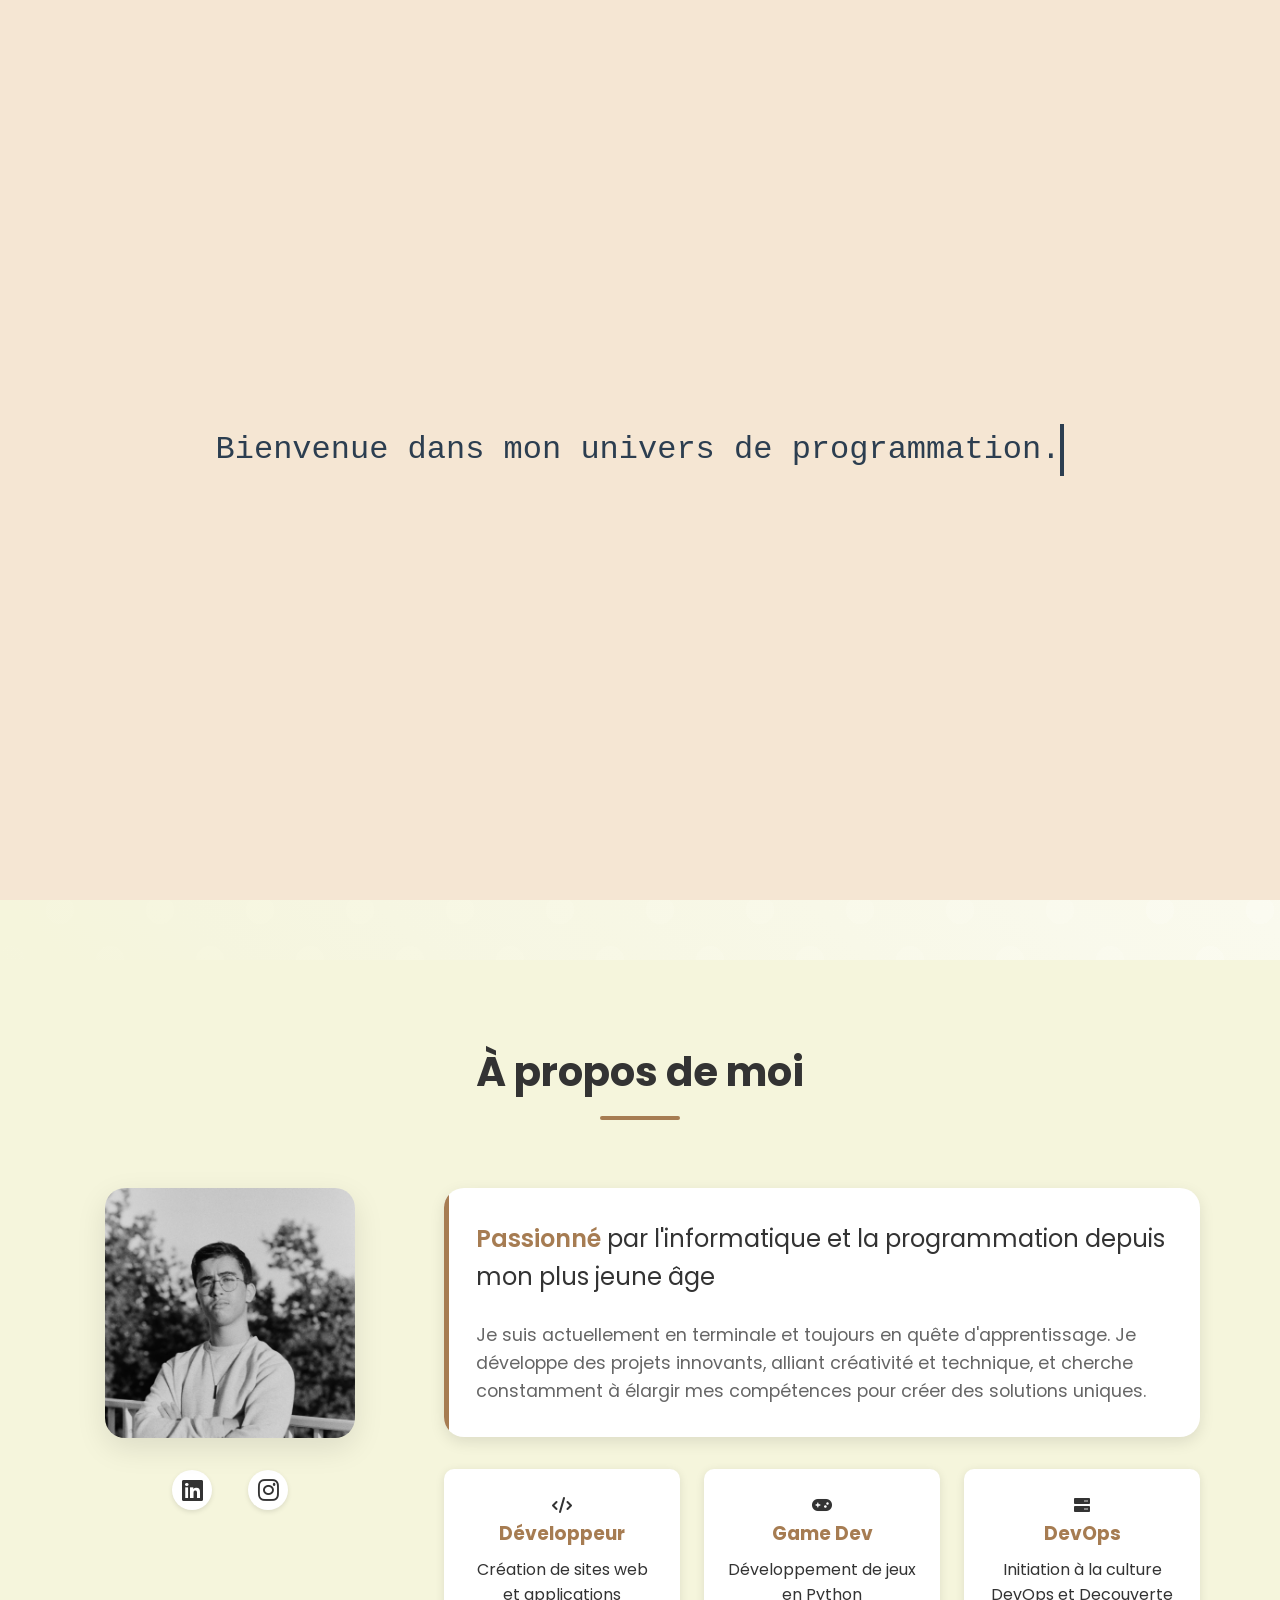
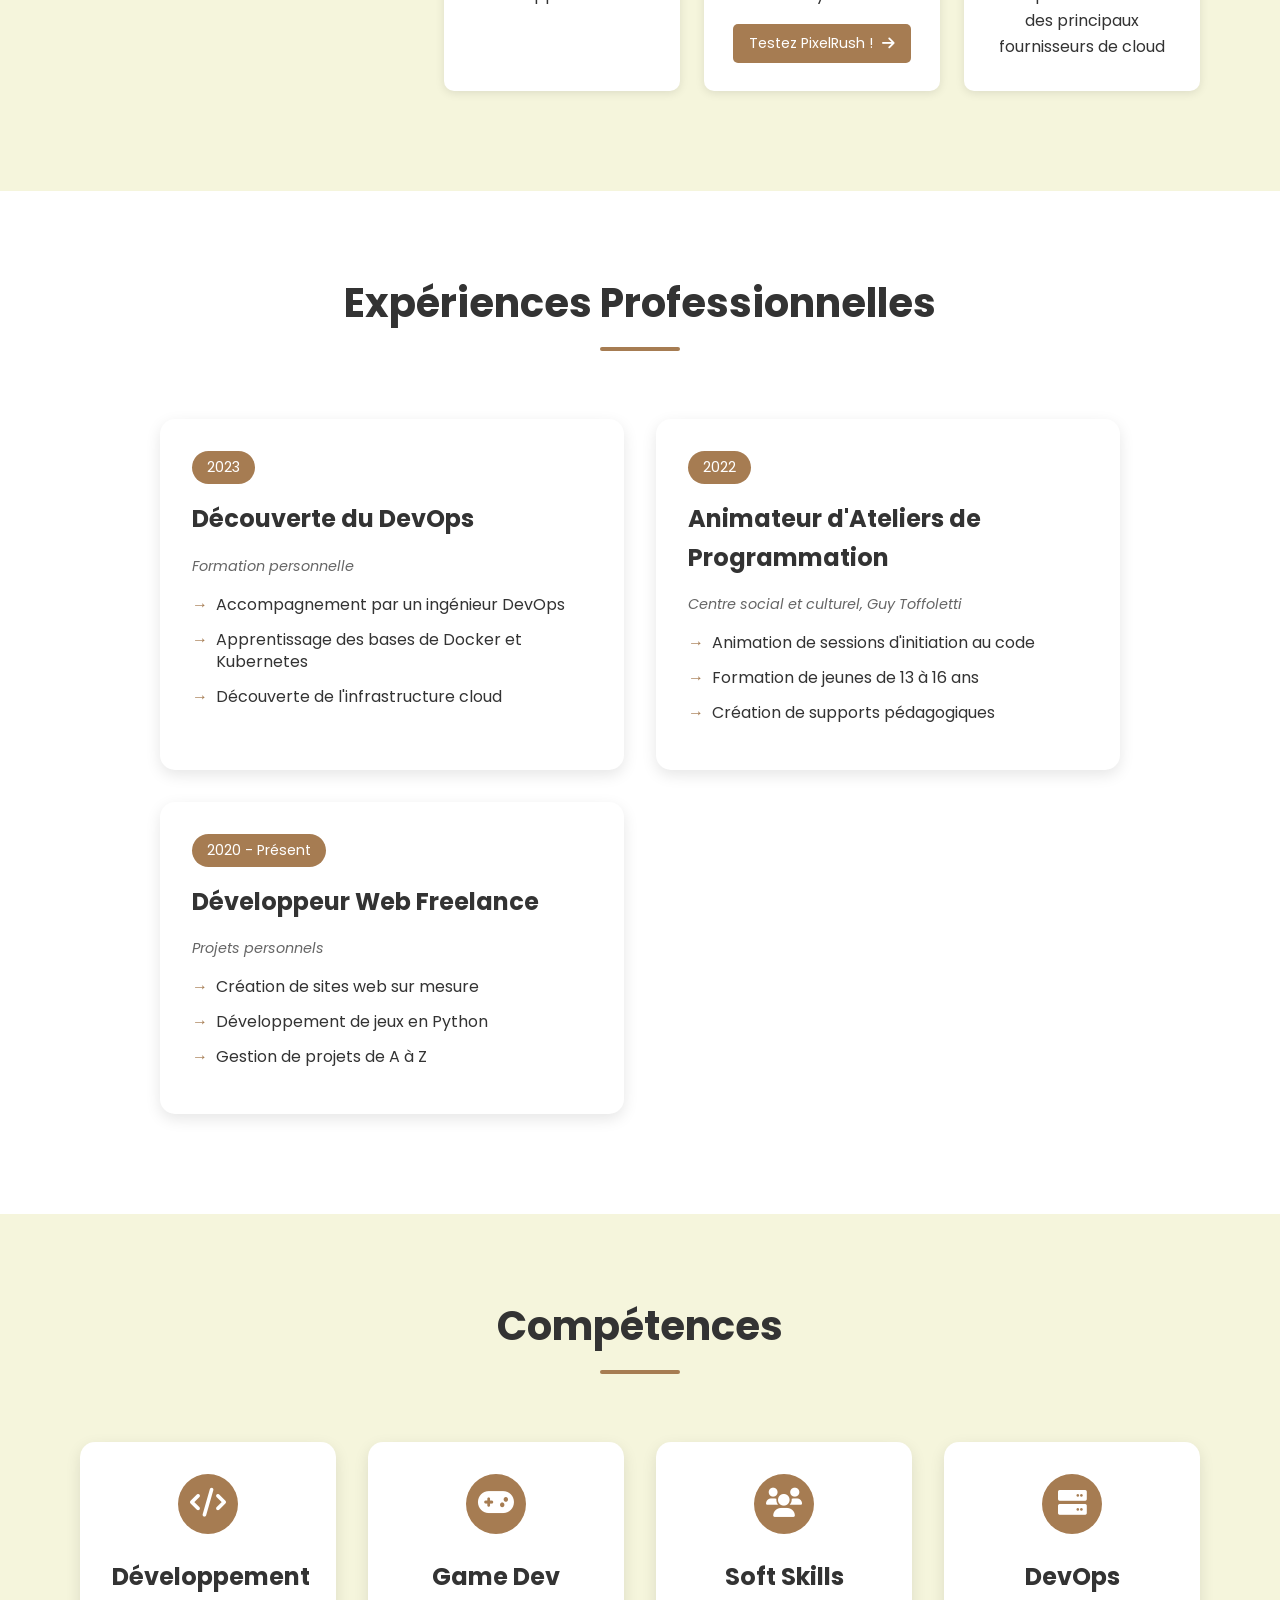
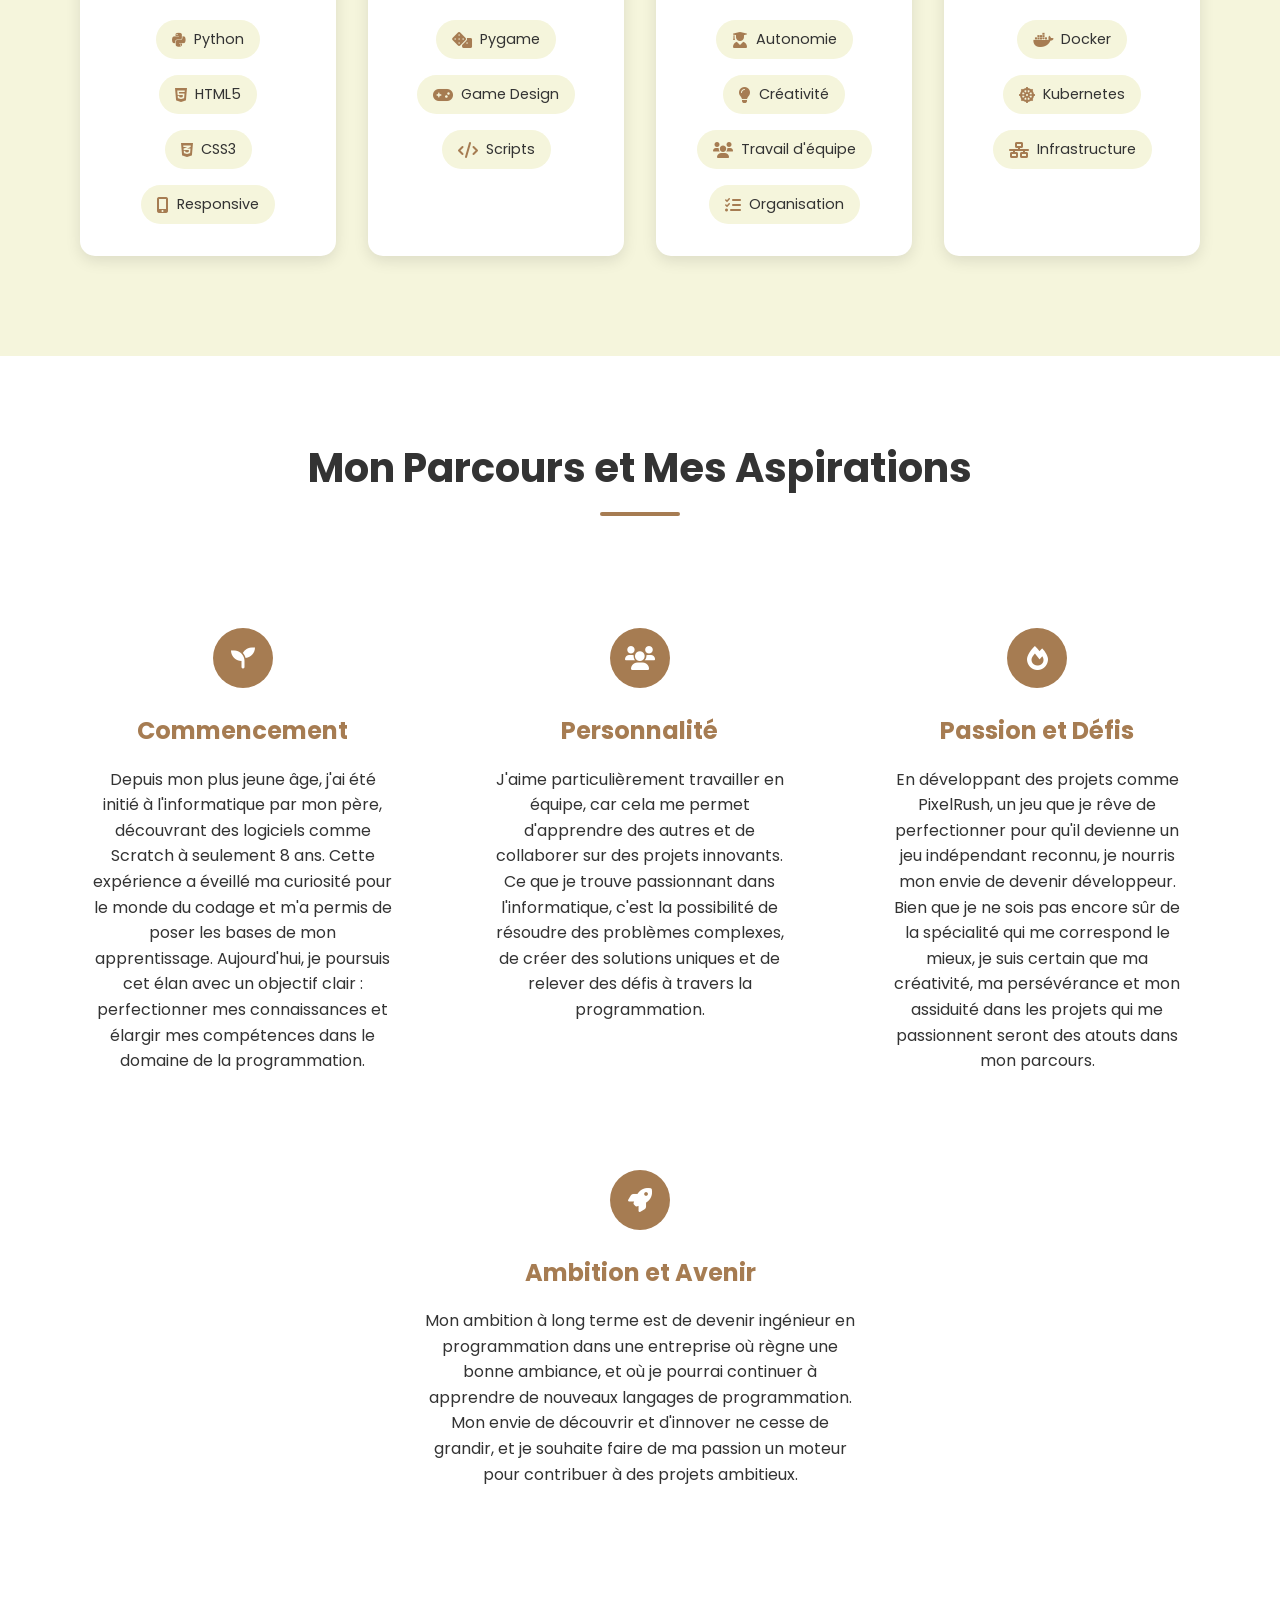
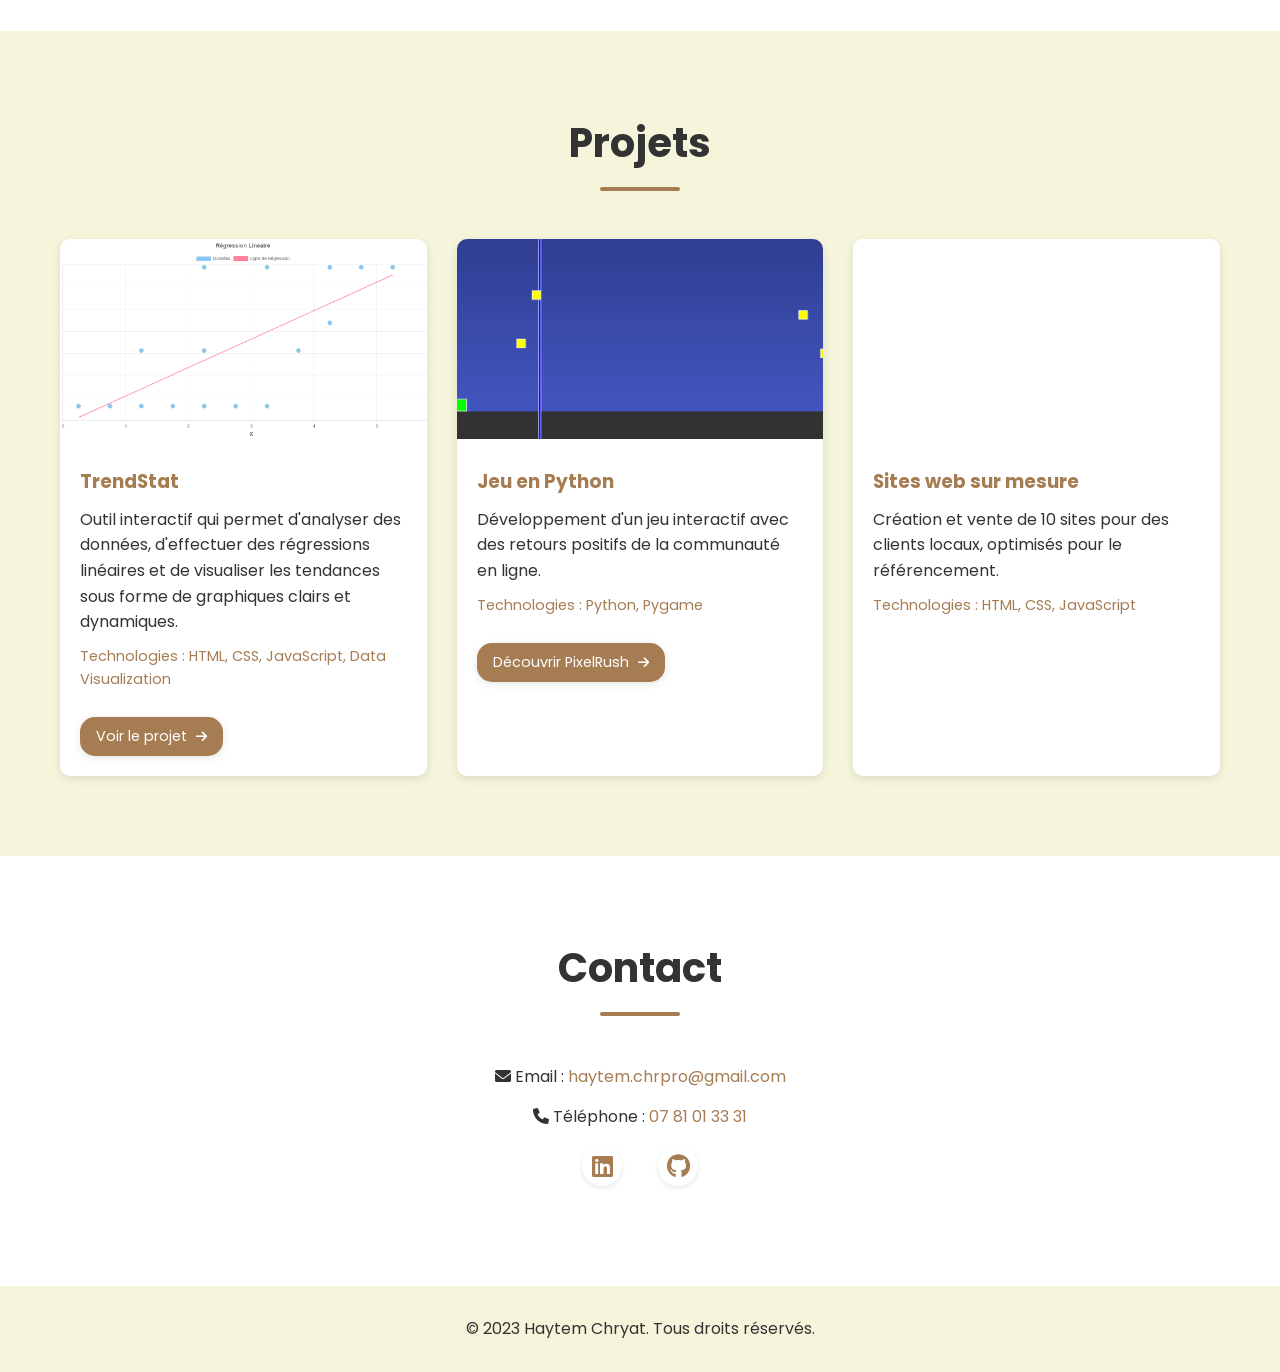
<file: index.html>
<!DOCTYPE html>
<html lang="fr">
<head>
    <meta charset="UTF-8">
    <meta name="viewport" content="width=device-width, initial-scale=1.0">
    <title>Haytem Chryat - Portfolio</title>
    <link rel="icon" type="image/svg+xml" href="images/favicon.svg">
    <link rel="stylesheet" href="styles.css">
    <link rel="stylesheet" href="https://cdnjs.cloudflare.com/ajax/libs/font-awesome/6.0.0/css/all.min.css">
    <link href="https://fonts.googleapis.com/css2?family=Poppins:wght@300;400;500;600;700&display=swap" rel="stylesheet">
</head>
<body>
    <div class="intro-animation">
        <div class="typewriter-text">Bienvenue dans mon univers de programmation.</div>
    </div>
    <nav class="navbar">
        <div class="container">
            <div class="nav-links">
                <a href="#about"><i class="fas fa-user"></i> À propos</a>
                <a href="#experience"><i class="fas fa-briefcase"></i> Expérience</a>
                <a href="#skills"><i class="fas fa-code"></i> Compétences</a>
                <a href="#journey"><i class="fas fa-rocket"></i> Mon Parcours et Mes Aspirations</a>
                <a href="#projects"><i class="fas fa-project-diagram"></i> Projets</a>
                <a href="#contact"><i class="fas fa-envelope"></i> Contact</a>
            </div>
        </div>
    </nav>

    <header class="header">
        <div class="header-content">
            <div class="logo">
                <span class="logo-text">H<span class="logo-dot">.</span>C</span>
                <span class="logo-subtitle">Portfolio</span>
            </div>
            <div class="profile-image">
                <img src="images/Haytem.jpg" alt="Haytem Chryat">
            </div>
            <h1>Haytem Chryat</h1>
            <p class="tagline">Passionné par l'innovation et le développement</p>
        </div>
    </header>

    <section id="about" class="section">
        <div class="container">
            <h2 class="section-title">À propos de moi</h2>
            <div class="about-container">
                <div class="about-image">
                    <div class="image-frame">
                        <img src="images/Haytem.jpg" alt="Haytem Chryat">
                    </div>
                    <div class="social-links">
                        <a href="https://www.linkedin.com/in/haytem-chryat-6b3b73290/" class="social-link" target="_blank"><i class="fab fa-linkedin"></i></a>
                        <a href="https://www.instagram.com/mo0ov_93/" class="social-link" target="_blank"><i class="fab fa-instagram"></i></a>
                    </div>
                </div>
                <div class="about-content">
                    <div class="about-text">
                        <p class="highlight-text">
                            <span class="accent-text">Passionné</span> par l'informatique et la programmation depuis mon plus jeune âge
                        </p>
                        <p class="main-text">
                            Je suis actuellement en terminale et toujours en quête d'apprentissage. Je développe des projets innovants, alliant créativité et technique, et cherche constamment à élargir mes compétences pour créer des solutions uniques.
                        </p>
                    </div>
                    <div class="about-cards">
                        <div class="info-card">
                            <i class="fas fa-code"></i>
                            <h3>Développeur</h3>
                            <p>Création de sites web et applications</p>
                        </div>
                        <div class="info-card">
                            <i class="fas fa-gamepad"></i>
                            <h3>Game Dev</h3>
                            <p>Développement de jeux en Python</p>
                            <a href="pixelrush.html" class="game-button">
                                Testez PixelRush ! <i class="fas fa-arrow-right"></i>
                            </a>
                        </div>
                        <div class="info-card">
                            <i class="fas fa-server"></i>
                            <h3>DevOps</h3>
                            <p>Initiation à la culture DevOps et Decouverte des principaux fournisseurs de cloud</p>
                        </div>
                    </div>
                </div>
            </div>
        </div>
    </section>

    <section id="experience" class="section">
        <div class="container">
            <h2 class="section-title">Expériences Professionnelles</h2>
            <div class="exp-container">
                <div class="exp-box">
                    <div class="exp-year">2023</div>
                    <h3>Découverte du DevOps</h3>
                    <p class="exp-place">Formation personnelle</p>
                    <ul class="exp-list">
                        <li>Accompagnement par un ingénieur DevOps</li>
                        <li>Apprentissage des bases de Docker et Kubernetes</li>
                        <li>Découverte de l'infrastructure cloud</li>
                    </ul>
                </div>

                <div class="exp-box">
                    <div class="exp-year">2022</div>
                    <h3>Animateur d'Ateliers de Programmation</h3>
                    <p class="exp-place">Centre social et culturel, Guy Toffoletti</p>
                    <ul class="exp-list">
                        <li>Animation de sessions d'initiation au code</li>
                        <li>Formation de jeunes de 13 à 16 ans</li>
                        <li>Création de supports pédagogiques</li>
                    </ul>
                </div>

                <div class="exp-box">
                    <div class="exp-year">2020 - Présent</div>
                    <h3>Développeur Web Freelance</h3>
                    <p class="exp-place">Projets personnels</p>
                    <ul class="exp-list">
                        <li>Création de sites web sur mesure</li>
                        <li>Développement de jeux en Python</li>
                        <li>Gestion de projets de A à Z</li>
                    </ul>
                </div>
            </div>
        </div>
    </section>

    <section id="skills" class="section">
        <div class="container">
            <h2 class="section-title">Compétences</h2>
            <div class="skills-container">
                <div class="skill-box">
                    <div class="skill-icon">
                        <i class="fas fa-code"></i>
                    </div>
                    <h3>Développement</h3>
                    <div class="skill-list">
                        <div class="skill-tag">
                            <i class="fab fa-python"></i>
                            Python
                        </div>
                        <div class="skill-tag">
                            <i class="fab fa-html5"></i>
                            HTML5
                        </div>
                        <div class="skill-tag">
                            <i class="fab fa-css3-alt"></i>
                            CSS3
                        </div>
                        <div class="skill-tag">
                            <i class="fas fa-mobile-alt"></i>
                            Responsive
                        </div>
                    </div>
                </div>

                <div class="skill-box">
                    <div class="skill-icon">
                        <i class="fas fa-gamepad"></i>
                    </div>
                    <h3>Game Dev</h3>
                    <div class="skill-list">
                        <div class="skill-tag">
                            <i class="fas fa-dice"></i>
                            Pygame
                        </div>
                        <div class="skill-tag">
                            <i class="fas fa-gamepad"></i>
                            Game Design
                        </div>
                        <div class="skill-tag">
                            <i class="fas fa-code"></i>
                            Scripts
                        </div>
                    </div>
                </div>

                <div class="skill-box">
                    <div class="skill-icon">
                        <i class="fas fa-users"></i>
                    </div>
                    <h3>Soft Skills</h3>
                    <div class="skill-list">
                        <div class="skill-tag">
                            <i class="fas fa-user-graduate"></i>
                            Autonomie
                        </div>
                        <div class="skill-tag">
                            <i class="fas fa-lightbulb"></i>
                            Créativité
                        </div>
                        <div class="skill-tag">
                            <i class="fas fa-users"></i>
                            Travail d'équipe
                        </div>
                        <div class="skill-tag">
                            <i class="fas fa-tasks"></i>
                            Organisation
                        </div>
                    </div>
                </div>

                <div class="skill-box">
                    <div class="skill-icon">
                        <i class="fas fa-server"></i>
                    </div>
                    <h3>DevOps</h3>
                    <div class="skill-list">
                        <div class="skill-tag">
                            <i class="fab fa-docker"></i>
                            Docker
                        </div>
                        <div class="skill-tag">
                            <i class="fas fa-dharmachakra"></i>
                            Kubernetes
                        </div>
                        <div class="skill-tag">
                            <i class="fas fa-network-wired"></i>
                            Infrastructure
                        </div>
                    </div>
                </div>
            </div>
        </div>
    </section>

    <section id="journey" class="section">
        <div class="container">
            <h2 class="section-title">Mon Parcours et Mes Aspirations</h2>
            <div class="journey-grid">
                <div class="journey-card">
                    <div class="journey-icon">
                        <i class="fas fa-seedling"></i>
                    </div>
                    <h3>Commencement</h3>
                    <p>Depuis mon plus jeune âge, j'ai été initié à l'informatique par mon père, découvrant des logiciels comme Scratch à seulement 8 ans. Cette expérience a éveillé ma curiosité pour le monde du codage et m'a permis de poser les bases de mon apprentissage. Aujourd'hui, je poursuis cet élan avec un objectif clair : perfectionner mes connaissances et élargir mes compétences dans le domaine de la programmation.</p>
                </div>
                <div class="journey-card">
                    <div class="journey-icon">
                        <i class="fas fa-users"></i>
                    </div>
                    <h3>Personnalité</h3>
                    <p>J'aime particulièrement travailler en équipe, car cela me permet d'apprendre des autres et de collaborer sur des projets innovants. Ce que je trouve passionnant dans l'informatique, c'est la possibilité de résoudre des problèmes complexes, de créer des solutions uniques et de relever des défis à travers la programmation.</p>
                </div>
                <div class="journey-card">
                    <div class="journey-icon">
                        <i class="fas fa-fire"></i>
                    </div>
                    <h3>Passion et Défis</h3>
                    <p>En développant des projets comme PixelRush, un jeu que je rêve de perfectionner pour qu'il devienne un jeu indépendant reconnu, je nourris mon envie de devenir développeur. Bien que je ne sois pas encore sûr de la spécialité qui me correspond le mieux, je suis certain que ma créativité, ma persévérance et mon assiduité dans les projets qui me passionnent seront des atouts dans mon parcours.</p>
                </div>
                <div class="journey-card">
                    <div class="journey-icon">
                        <i class="fas fa-rocket"></i>
                    </div>
                    <h3>Ambition et Avenir</h3>
                    <p>Mon ambition à long terme est de devenir ingénieur en programmation dans une entreprise où règne une bonne ambiance, et où je pourrai continuer à apprendre de nouveaux langages de programmation. Mon envie de découvrir et d'innover ne cesse de grandir, et je souhaite faire de ma passion un moteur pour contribuer à des projets ambitieux.</p>
                </div>
            </div>
        </div>
    </section>

    <section id="projects" class="section">
        <div class="container">
            <h2 class="section-title">Projets</h2>
            <div class="projects-grid">
                <div class="project-card">
                    <div class="project-image">
                        <img src="images/trendstat.png" alt="TrendStat - Outil d'analyse de données">
                    </div>
                    <div class="project-info">
                        <h3>TrendStat</h3>
                        <p>Outil interactif qui permet d'analyser des données, d'effectuer des régressions linéaires et de visualiser les tendances sous forme de graphiques clairs et dynamiques.</p>
                        <p class="project-tech">Technologies : HTML, CSS, JavaScript, Data Visualization</p>
                        <a href="https://haytemchr.github.io/TrendStat/" class="project-button" target="_blank">
                            Voir le projet <i class="fas fa-arrow-right"></i>
                        </a>
                    </div>
                </div>

                <div class="project-card">
                    <div class="project-image">
                        <img src="images/python-game.jpg" alt="Jeu en Python">
                    </div>
                    <div class="project-info">
                        <h3>Jeu en Python</h3>
                        <p>Développement d'un jeu interactif avec des retours positifs de la communauté en ligne.</p>
                        <p class="project-tech">Technologies : Python, Pygame</p>
                        <a href="pixelrush.html" class="project-button">
                            Découvrir PixelRush <i class="fas fa-arrow-right"></i>
                        </a>
                    </div>
                </div>

                <div class="project-card">
                    <div class="project-image">
                        <img src="images/web-design.jpg" alt="Sites Web sur mesure">
                    </div>
                    <div class="project-info">
                        <h3>Sites web sur mesure</h3>
                        <p>Création et vente de 10 sites pour des clients locaux, optimisés pour le référencement.</p>
                        <p class="project-tech">Technologies : HTML, CSS, JavaScript</p>
                    </div>
                </div>
            </div>
        </div>
    </section>

    <section id="contact" class="section">
        <div class="container">
            <h2 class="section-title">Contact</h2>
            <div class="contact-info">
                <p><i class="fas fa-envelope"></i> Email : <a href="mailto:haytem.chrpro@gmail.com">haytem.chrpro@gmail.com</a></p>
                <p><i class="fas fa-phone"></i> Téléphone : <a href="tel:0781013331">07 81 01 33 31</a></p>
                <div class="social-links">
                    <a href="https://www.linkedin.com/in/haytem-chryat/" class="social-link" title="LinkedIn" target="_blank">
                        <i class="fab fa-linkedin"></i>
                    </a>
                    <a href="https://github.com/haytemchr" class="social-link" title="GitHub" target="_blank">
                        <i class="fab fa-github"></i>
                    </a>
                </div>
            </div>
        </div>
    </section>

    <footer class="footer">
        <div class="container">
            <p>&copy; 2023 Haytem Chryat. Tous droits réservés.</p>
        </div>
    </footer>

    <script src="script.js"></script>
</body>
</html>
</file>
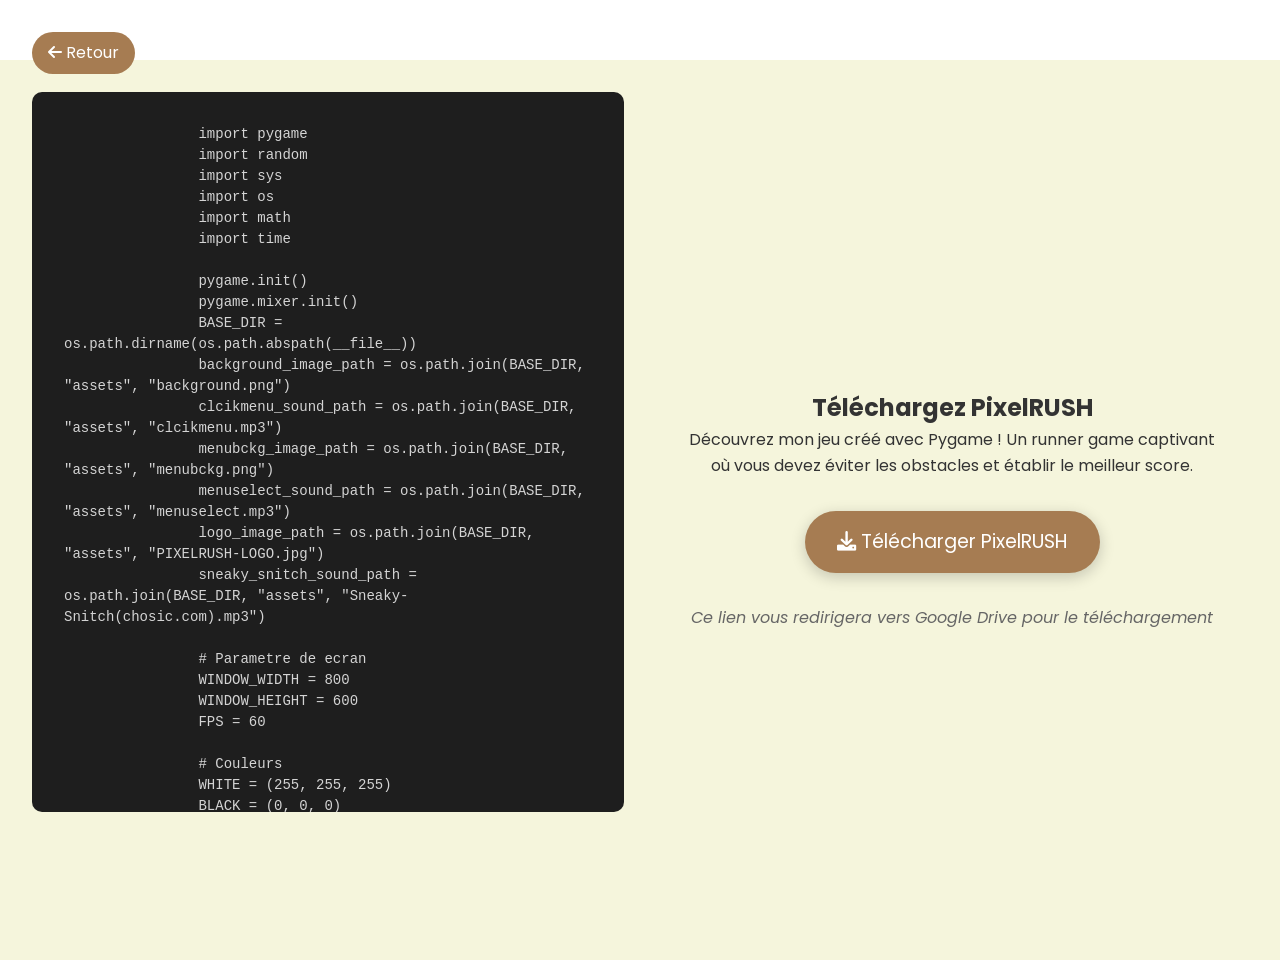
<file: pixelrush.html>
<!DOCTYPE html>
<html lang="fr">
<head>
    <meta charset="UTF-8">
    <meta name="viewport" content="width=device-width, initial-scale=1.0">
    <title>PixelRush - Haytem Chryat</title>
    <link rel="icon" type="image/svg+xml" href="images/favicon.svg">
    <link rel="stylesheet" href="styles.css">
    <link rel="stylesheet" href="https://cdnjs.cloudflare.com/ajax/libs/font-awesome/6.0.0/css/all.min.css">
    <link href="https://fonts.googleapis.com/css2?family=Poppins:wght@300;400;500;600;700&display=swap" rel="stylesheet">
    <style>
        .pixelrush-container {
            display: flex;
            min-height: 100vh;
            padding: 2rem;
            background: var(--primary-color);
        }

        .code-section {
            flex: 1;
            padding: 2rem;
            background: #1e1e1e;
            border-radius: 10px;
            margin-right: 2rem;
            overflow-y: auto;
            max-height: 80vh;
        }

        .code-section pre {
            color: #d4d4d4;
            font-family: 'Consolas', monospace;
            white-space: pre-wrap;
            font-size: 14px;
            line-height: 1.5;
        }

        .download-section {
            flex: 1;
            display: flex;
            flex-direction: column;
            justify-content: center;
            align-items: center;
            padding: 2rem;
            text-align: center;
        }

        .download-button {
            display: inline-block;
            padding: 1rem 2rem;
            font-size: 1.2rem;
            background: var(--accent-color);
            color: white;
            text-decoration: none;
            border-radius: 50px;
            margin-top: 2rem;
            transition: transform 0.3s ease, box-shadow 0.3s ease;
            box-shadow: 0 4px 15px rgba(0,0,0,0.2);
        }

        .download-button:hover {
            transform: translateY(-5px);
            box-shadow: 0 6px 20px rgba(0,0,0,0.3);
        }

        .drive-note {
            margin-top: 2rem;
            color: #666;
            font-style: italic;
        }

        .back-button {
            position: fixed;
            top: 2rem;
            left: 2rem;
            padding: 0.5rem 1rem;
            background: var(--accent-color);
            color: white;
            text-decoration: none;
            border-radius: 25px;
            transition: transform 0.3s ease;
        }

        .back-button:hover {
            transform: translateX(-5px);
        }
    </style>
</head>
<body>
    <a href="index.html" class="back-button">
        <i class="fas fa-arrow-left"></i> Retour
    </a>

    <div class="pixelrush-container">
        <div class="code-section">
            <pre>
                import pygame
                import random
                import sys
                import os
                import math
                import time
                
                pygame.init()
                pygame.mixer.init()
                BASE_DIR = os.path.dirname(os.path.abspath(__file__))
                background_image_path = os.path.join(BASE_DIR, "assets", "background.png")
                clcikmenu_sound_path = os.path.join(BASE_DIR, "assets", "clcikmenu.mp3")
                menubckg_image_path = os.path.join(BASE_DIR, "assets", "menubckg.png")
                menuselect_sound_path = os.path.join(BASE_DIR, "assets", "menuselect.mp3")
                logo_image_path = os.path.join(BASE_DIR, "assets", "PIXELRUSH-LOGO.jpg")
                sneaky_snitch_sound_path = os.path.join(BASE_DIR, "assets", "Sneaky-Snitch(chosic.com).mp3")
                
                # Parametre de ecran
                WINDOW_WIDTH = 800
                WINDOW_HEIGHT = 600
                FPS = 60
                
                # Couleurs
                WHITE = (255, 255, 255)
                BLACK = (0, 0, 0)
                RED = (255, 0, 0)
                BLUE = (0, 0, 255)
                YELLOW = (255, 255, 0)
                PURPLE = (255, 0, 255)
                GREEN = (0, 255, 0)
                
                # Config du joueur
                PLAYER_SIZE = 20
                PLAYER_X = 100
                PLAYER_Y = WINDOW_HEIGHT - 100
                JUMP_FORCE = -15
                GRAVITY = 0.8
                
                # Config des obstacles
                OBSTACLE_WIDTH = 20
                OBSTACLE_HEIGHT = 50
                BARRIER_WIDTH = 20
                BARRIER_HEIGHT = WINDOW_HEIGHT
                
                # Config des collectibles
                COLLECTIBLE_SIZE = 15
                SHIELD_DURATION = 5  # secondes
                SPEED_BOOST_DURATION = 3  # secondes
                SPEED_BOOST_MULTIPLIER = 1.5
                
                # Config du score
                BASE_SCORE_INCREMENT = 1
                COMBO_MULTIPLIER_INCREMENT = 0.5
                MAX_COMBO_MULTIPLIER = 5.0
                
                class Collectible:
                    def __init__(self, x, y, type_):
                        self.rect = pygame.Rect(x, y, COLLECTIBLE_SIZE, COLLECTIBLE_SIZE)
                        self.type = type_  # 'star', 'shield', 'speed'
                        self.color = YELLOW if type_ == 'star' else PURPLE if type_ == 'shield' else GREEN
                        
                    def update(self, speed):
                        self.rect.x -= speed
                
                class Player:
                    def __init__(self, controls=None, is_player_two=False):
                        start_y = WINDOW_HEIGHT - 100
                        start_x = PLAYER_X - 50 if is_player_two else PLAYER_X
                        self.rect = pygame.Rect(start_x, start_y, PLAYER_SIZE, PLAYER_SIZE)
                        self.velocity_y = 0
                        self.is_jumping = False
                        self.colors = [RED, GREEN, BLUE]
                        self.current_color_index = 0
                        self.color = self.colors[self.current_color_index]
                        self.score = 0
                        self.combo_multiplier = 1.0
                        self.obstacles_passed = 0
                        self.shields = 0
                        self.has_speed_boost = False
                        self.speed_boost_end_time = 0
                        self.shield_active = False
                        self.shield_end_time = 0
                        self.controls = controls or {'jump': pygame.K_SPACE, 'color': pygame.K_c, 'shield': pygame.K_a}
                        self.is_player_two = is_player_two
                
                    def jump(self):
                        if not self.is_jumping:
                            self.velocity_y = JUMP_FORCE
                            self.is_jumping = True
                            return True
                        return False
                
                    def change_color(self):
                        self.current_color_index = (self.current_color_index + 1) % len(self.colors)
                        self.color = self.colors[self.current_color_index]
                        return True
                
                    def use_shield(self):
                        if self.shields > 0:
                            self.shields -= 1
                            self.shield_active = True
                            self.shield_end_time = time.time() + SHIELD_DURATION
                            return True
                        return False
                
                    def update(self):
                        self.velocity_y += GRAVITY
                        self.rect.y += self.velocity_y
                
                        # MAJ du bouclier
                        if self.shield_active and time.time() > self.shield_end_time:
                            self.shield_active = False
                
                        # MAJ du boost de vitesse
                        if self.has_speed_boost and time.time() > self.speed_boost_end_time:
                            self.has_speed_boost = False
                
                        # Collision avec sol
                        if self.rect.bottom > WINDOW_HEIGHT - 50:
                            self.rect.bottom = WINDOW_HEIGHT - 50
                            self.velocity_y = 0
                            self.is_jumping = False
                
                    def add_score(self, points):
                        self.obstacles_passed += 1
                        self.combo_multiplier = min(1.0 + (self.obstacles_passed * COMBO_MULTIPLIER_INCREMENT), 
                                                  MAX_COMBO_MULTIPLIER)
                        self.score += int(points * self.combo_multiplier)
                
                    def reset_combo(self):
                        self.obstacles_passed = 0
                        self.combo_multiplier = 1.0
                
                class Obstacle:
                    def __init__(self, x, is_barrier=False):
                        self.width = 20
                        self.height = random.randint(30, 80)
                        self.x = x
                        self.y = WINDOW_HEIGHT - 50 - self.height
                        self.color = BLACK  # Tous les obstacles normaux sont noirs
                        self.speed = 5
                        self.is_barrier = is_barrier
                
                    def update(self, speed):
                        self.x -= speed
                
                class MovingObstacle:
                    def __init__(self, x, y, move_vertical=True):
                        self.width = 20
                        self.height = 40
                        self.x = x
                        self.y = y
                        self.move_vertical = move_vertical
                        self.direction = 1
                        self.speed = 5
                        self.color = BLACK  # Les obstacles mobiles sont aussi noirs
                        self.is_barrier = False
                
                    def update(self, game_speed):
                        self.x -= game_speed
                        if self.move_vertical:
                            self.rect.y += self.direction * self.speed
                            if abs(self.rect.y - self.original_y) > self.max_distance:
                                self.direction *= -1
                
                class DoubleBarrier:
                    def __init__(self, x):
                        self.width = 5  # Mur ultra mince (était 10)
                        self.speed = 5
                        
                        # Un seul rectangle pour tout le mur
                        self.rect = pygame.Rect(x, 0, self.width, WINDOW_HEIGHT)
                        
                        # Couleur aléatoire pour le mur
                        self.color = random.choice([(255, 0, 0), (0, 255, 0), (0, 0, 255)])  # Rouge, Vert ou Bleu
                        
                    def update(self, game_speed):
                        # Déplacer le mur vers la gauche
                        self.rect.x -= game_speed
                    
                    def draw(self, screen):
                        pygame.draw.rect(screen, self.color, self.rect)
                        pygame.draw.rect(screen, WHITE, self.rect, 1)  # Bordure blanche
                    
                    def is_off_screen(self):
                        return self.rect.right < 0
                
                    def get_x(self):
                        return self.rect.x
                
                class Game:
                    def __init__(self):
                        self.screen = pygame.display.set_mode((WINDOW_WIDTH, WINDOW_HEIGHT))
                        pygame.display.set_caption("Pixel Rush")
                        self.clock = pygame.time.Clock()
                        
                        self.game_state = "menu"
                        self.menu_options = ["1 Joueur", "2 Joueurs", "Règles", "Quitter"]
                        self.selected_option = 0
                        
                        # Chargement des images
                        try:
                            current_dir = os.path.dirname(os.path.abspath(__file__))
                            
                            # Logo du jeu
                            logo_path = os.path.join(current_dir, "assets", "PIXELRUSH-LOGO.jpg")
                            self.logo = pygame.image.load(logo_path)
                            logo_ratio = self.logo.get_height() / self.logo.get_width()
                            self.logo = pygame.transform.scale(self.logo, (400, int(400 * logo_ratio)))
                            
                            # Fond du menu
                            menu_bg_path = os.path.join(current_dir, "assets", "menubckg.png")
                            self.menu_background = pygame.image.load(menu_bg_path)
                            self.menu_background = pygame.transform.scale(self.menu_background, (WINDOW_WIDTH, WINDOW_HEIGHT))
                            
                            # Fond du jeu
                            game_bg_path = os.path.join(current_dir, "assets", "background.png")
                            self.game_background = pygame.image.load(game_bg_path)
                            self.game_background = pygame.transform.scale(self.game_background, (WINDOW_WIDTH, WINDOW_HEIGHT))
                        except Exception as e:
                            print(f"Erreur lors du chargement des images: {str(e)}")
                            self.logo = None
                            self.menu_background = None
                            self.game_background = None
                
                        self.load_sounds()
                        self.multiplayer = False
                        self.reset_game()
                        self.current_barrier = None  # Pour suivre le mur coloré actuel
                
                    def load_sounds(self):
                        # SFX actions avec volume réduit (0.2 = 20% du volume)
                        self.jump_sound = pygame.mixer.Sound(buffer=self.generate_beep_sound(440, 100))      # La
                        self.jump_sound.set_volume(0.2)
                        
                        self.color_change_sound = pygame.mixer.Sound(buffer=self.generate_beep_sound(523, 100))  # Do
                        self.color_change_sound.set_volume(0.2)
                        
                        self.collision_sound = pygame.mixer.Sound(buffer=self.generate_beep_sound(220, 200))  # La bas
                        self.collision_sound.set_volume(0.2)
                        
                        self.collect_sound = pygame.mixer.Sound(buffer=self.generate_beep_sound(660, 50))    # Mi
                        self.collect_sound.set_volume(0.2)
                        
                        self.shield_sound = pygame.mixer.Sound(buffer=self.generate_beep_sound(880, 100))     # La haut
                        self.shield_sound.set_volume(0.2)
                
                        # Sons du menu
                        current_dir = os.path.dirname(os.path.abspath(__file__))
                        try:
                            self.menu_move_sound = pygame.mixer.Sound(os.path.join(current_dir, "assets", "clcikmenu.mp3"))
                            self.menu_move_sound.set_volume(0.3)
                            
                            self.menu_select_sound = pygame.mixer.Sound(os.path.join(current_dir, "assets", "menuselect.mp3"))
                            self.menu_select_sound.set_volume(0.3)
                        except Exception as e:
                            print(f"Erreur lors du chargement des sons du menu: {str(e)}")
                        
                        # Charger la musique du menu avec le chemin absolu
                        try:
                            self.menu_music = os.path.join(current_dir, "assets", "Sneaky-Snitch(chosic.com).mp3")
                        except Exception as e:
                            print(f"Erreur lors du chargement de la musique: {str(e)}")
                
                    def generate_beep_sound(self, frequency, duration):
                        sample_rate = 44100
                        num_samples = int(sample_rate * duration / 1000.0)
                        samples = bytearray()
                        
                        for i in range(num_samples):
                            value = int(128 + 127 * math.sin(2.0 * math.pi * frequency * i / sample_rate))
                            value = max(0, min(255, value))
                            samples.extend([value, value])
                        
                        return samples
                
                    def reset_game(self):
                        # CTRL pour le joueur 1
                        controls_p1 = {
                            'jump': pygame.K_SPACE,
                            'color': pygame.K_c,
                            'shield': pygame.K_a
                        }
                        
                        # CTRL pour le joueur 2
                        controls_p2 = {
                            'jump': pygame.K_UP,
                            'color': pygame.K_RSHIFT,
                            'shield': pygame.K_RCTRL
                        }
                        
                        self.player = Player(controls_p1)
                        self.player2 = Player(controls_p2, True) if self.multiplayer else None
                        self.obstacles = []
                        self.moving_obstacles = []
                        self.double_barriers = []
                        self.collectibles = []
                        self.game_speed = 5
                        self.score = 0
                        self.game_over = False
                        self.obstacle_timer = 0
                        self.min_obstacle_distance = 300
                        self.slow_motion = False
                        self.slow_motion_end_time = 0
                        self.particles = []
                        self.last_barrier_score = 0  # Pour suivre quand le dernier mur est apparu
                        self.last_barrier_x = float('-inf')  # Réinitialiser la position du dernier mur
                        self.current_barrier = None  # Réinitialiser le mur actuel
                
                    def create_particles(self, x, y, color):
                        for _ in range(10):
                            angle = random.uniform(0, 2 * math.pi)
                            speed = random.uniform(2, 5)
                            self.particles.append({
                                'x': x,
                                'y': y,
                                'dx': math.cos(angle) * speed,
                                'dy': math.sin(angle) * speed,
                                'color': color,
                                'life': 30
                            })
                
                    def update_particles(self):
                        for particle in self.particles[:]:
                            particle['x'] += particle['dx']
                            particle['y'] += particle['dy']
                            particle['life'] -= 1
                            if particle['life'] <= 0:
                                self.particles.remove(particle)
                
                    def handle_input(self):
                        if self.game_state == "menu":
                            # Démarrer la musique si elle n'est pas déjà en cours
                            if not pygame.mixer.music.get_busy():
                                pygame.mixer.music.load(self.menu_music)
                                pygame.mixer.music.set_volume(0.5)
                                pygame.mixer.music.play(-1)
                            return self.handle_menu_input()
                            
                        for event in pygame.event.get():
                            if event.type == pygame.QUIT:
                                return False
                            if event.type == pygame.KEYDOWN:
                                if not self.game_over:
                                    # Joueur 1
                                    if event.key == self.player.controls['jump']:
                                        if self.player.jump():
                                            self.jump_sound.play()
                                    elif event.key == self.player.controls['color']:
                                        if self.player.change_color():
                                            self.color_change_sound.play()
                                            self.create_particles(self.player.rect.centerx, self.player.rect.centery, self.player.color)
                                    elif event.key == self.player.controls['shield']:
                                        if self.player.use_shield():
                                            self.slow_motion = True
                                            self.slow_motion_end_time = time.time() + 1
                                    
                                    # Joueur 2
                                    if self.multiplayer and self.player2:
                                        if event.key == self.player2.controls['jump']:
                                            if self.player2.jump():
                                                self.jump_sound.play()
                                        elif event.key == self.player2.controls['color']:
                                            if self.player2.change_color():
                                                self.color_change_sound.play()
                                                self.create_particles(self.player2.rect.centerx, self.player2.rect.centery, self.player2.color)
                                        elif event.key == self.player2.controls['shield']:
                                            if self.player2.use_shield():
                                                self.slow_motion = True
                                                self.slow_motion_end_time = time.time() + 1
                                
                                if event.key == pygame.K_r and self.game_over:
                                    self.reset_game()
                                elif event.key == pygame.K_ESCAPE:
                                    self.game_state = "menu"
                                    return True
                        return True
                
                    def handle_menu_input(self):
                        keys = pygame.key.get_pressed()
                        for event in pygame.event.get():
                            if event.type == pygame.QUIT:
                                return False
                            
                            if event.type == pygame.KEYDOWN:
                                if event.key == pygame.K_UP:
                                    self.selected_option = (self.selected_option - 1) % len(self.menu_options)
                                    if hasattr(self, 'menu_move_sound'):
                                        self.menu_move_sound.play()
                                elif event.key == pygame.K_DOWN:
                                    self.selected_option = (self.selected_option + 1) % len(self.menu_options)
                                    if hasattr(self, 'menu_move_sound'):
                                        self.menu_move_sound.play()
                                elif event.key == pygame.K_RETURN:
                                    if hasattr(self, 'menu_select_sound'):
                                        self.menu_select_sound.play()
                                    
                                    if self.menu_options[self.selected_option] == "Quitter":
                                        return False
                                    elif self.menu_options[self.selected_option] == "Règles":
                                        self.game_state = "rules"
                                    else:
                                        self.multiplayer = self.menu_options[self.selected_option] == "2 Joueurs"
                                        self.game_state = "game"
                                        self.reset_game()
                                elif event.key == pygame.K_ESCAPE and self.game_state == "rules":
                                    if hasattr(self, 'menu_select_sound'):
                                        self.menu_select_sound.play()
                                    self.game_state = "menu"
                        return True
                
                    def update(self):
                        if self.game_over:
                            return
                
                        # MAJ Slowmo
                        if self.slow_motion and time.time() > self.slow_motion_end_time:
                            self.slow_motion = False
                
                        # Valeur vitesse du jeu
                        speed_factor = 0.5 if self.slow_motion else 1.0
                        current_game_speed = self.game_speed * speed_factor
                
                        # MAJ joueurs
                        self.player.update()
                        if self.multiplayer and self.player2:
                            self.player2.update()
                
                        # MAJ score et vitesse
                        self.score += 1
                        self.game_speed = 5 + (self.score // 1000)
                
                        # Nettoyer les murs qui sont sortis de l'écran
                        self.double_barriers = [barrier for barrier in self.double_barriers if not barrier.is_off_screen()]
                
                        # Nettoyer les obstacles qui chevauchent les murs
                        if self.double_barriers:
                            barrier = self.double_barriers[0]
                            self.obstacles = [obs for obs in self.obstacles if obs.x + obs.width < barrier.get_x() or obs.x > barrier.get_x() + barrier.width]
                            self.moving_obstacles = [obs for obs in self.moving_obstacles if obs.x + obs.width < barrier.get_x() or obs.x > barrier.get_x() + barrier.width]
                
                        # Generer obstacles
                        if not self.obstacles or self.obstacles[-1].x < WINDOW_WIDTH - 400:
                            # On ne génère un nouveau mur que s'il n'y en a pas d'autres à l'écran
                            if len(self.double_barriers) == 0:
                                obstacle_type = random.random()
                                
                                if obstacle_type < 0.6:  # 60% obstacle normal
                                    self.obstacles.append(Obstacle(WINDOW_WIDTH))
                                elif obstacle_type < 0.8:  # 20% obstacle mobile
                                    y = random.randint(100, WINDOW_HEIGHT - 150)
                                    self.moving_obstacles.append(MovingObstacle(WINDOW_WIDTH, y, move_vertical=True))
                                else:  # 20% mur coloré
                                    self.double_barriers.append(DoubleBarrier(WINDOW_WIDTH))
                            else:
                                # S'il y a déjà un mur, on met un obstacle normal mais PAS trop proche du mur
                                barrier = self.double_barriers[0]
                                if barrier.get_x() - WINDOW_WIDTH > 200:  # On vérifie qu'il y a assez d'espace
                                    if random.random() < 0.7:  # 70% obstacle normal
                                        self.obstacles.append(Obstacle(WINDOW_WIDTH))
                                    else:  # 30% obstacle mobile
                                        y = random.randint(100, WINDOW_HEIGHT - 150)
                                        self.moving_obstacles.append(MovingObstacle(WINDOW_WIDTH, y, move_vertical=True))
                
                        # Genere collectibles avec des probabilités réduites
                        if random.random() < 0.02:  # 2% de chance pour une étoile (réduit de 5%)
                            min_height = WINDOW_HEIGHT - 250
                            max_height = WINDOW_HEIGHT - 150
                            y = random.randint(min_height, max_height)
                            self.collectibles.append(Collectible(WINDOW_WIDTH, y, 'star'))
                        if random.random() < 0.005:  # 0.5% de chance pour un bouclier (réduit de 1%)
                            min_height = WINDOW_HEIGHT - 250
                            max_height = WINDOW_HEIGHT - 150
                            y = random.randint(min_height, max_height)
                            self.collectibles.append(Collectible(WINDOW_WIDTH, y, 'shield'))
                        if random.random() < 0.005:  # 0.5% de chance pour un boost de vitesse (réduit de 1%)
                            min_height = WINDOW_HEIGHT - 250
                            max_height = WINDOW_HEIGHT - 150
                            y = random.randint(min_height, max_height)
                            self.collectibles.append(Collectible(WINDOW_WIDTH, y, 'speed'))
                
                        # MAJ particules
                        self.update_particles()
                
                        # MAJ + Verif des collisions pour tous les objets
                        self.update_game_objects(current_game_speed)
                
                    def update_game_objects(self, current_game_speed):
                        # MAJ obstacles normaux
                        for obstacle in self.obstacles[:]:
                            obstacle.update(current_game_speed)
                            if obstacle.x < -obstacle.width:  
                                self.obstacles.remove(obstacle)
                            else:
                                self.check_collision(obstacle)
                
                        # MAJ obstacles mobiles
                        for obstacle in self.moving_obstacles[:]:
                            if obstacle.move_vertical:
                                if obstacle.y <= 100:  
                                    obstacle.direction = 1
                                elif obstacle.y >= WINDOW_HEIGHT - 150:  
                                    obstacle.direction = -1
                                obstacle.y += obstacle.direction * obstacle.speed
                            else:
                                if obstacle.x <= 100:  
                                    obstacle.direction = 1
                                elif obstacle.x >= WINDOW_WIDTH - 100:  
                                    obstacle.direction = -1
                                obstacle.x += obstacle.direction * obstacle.speed
                
                            if obstacle.x < -obstacle.width:
                                self.moving_obstacles.remove(obstacle)
                            else:
                                self.check_collision(obstacle)
                
                        # MAJ barriere couleur
                        for barrier in self.double_barriers[:]:
                            barrier.update(current_game_speed)
                            if barrier.rect.right < 0:  # Utiliser la deuxième barrière pour vérifier si complètement hors écran
                                self.double_barriers.remove(barrier)
                            else:
                                self.check_double_barrier_collision(barrier)
                
                        # MAJ collectibles
                        for collectible in self.collectibles[:]:
                            collectible.update(current_game_speed)
                            if collectible.rect.right < 0:
                                self.collectibles.remove(collectible)
                            else:
                                self.check_collectible_collision(collectible)
                
                    def check_collision(self, obstacle):
                        for player in [self.player, self.player2] if self.multiplayer else [self.player]:
                            # Créer un rectangle pour la collision
                            if isinstance(obstacle, MovingObstacle):
                                obstacle_rect = pygame.Rect(obstacle.x, obstacle.y, obstacle.width, obstacle.height)
                            else:
                                obstacle_rect = pygame.Rect(obstacle.x, obstacle.y, obstacle.width, obstacle.height)
                
                            if player and player.rect.colliderect(obstacle_rect):
                                if not player.shield_active:
                                    self.handle_collision(player)
                
                    def check_double_barrier_collision(self, barrier):
                        for player in [self.player, self.player2] if self.multiplayer else [self.player]:
                            if player and player.rect.colliderect(barrier.rect):
                                if not player.shield_active:
                                    if player.color != barrier.color:
                                        self.handle_collision(player)
                
                    def check_collectible_collision(self, collectible):
                        for player in [self.player, self.player2] if self.multiplayer else [self.player]:
                            if player and player.rect.colliderect(collectible.rect):
                                if collectible.type == 'star':
                                    player.add_score(100)
                                elif collectible.type == 'shield':
                                    player.shields += 1
                                elif collectible.type == 'speed':
                                    player.has_speed_boost = True
                                    player.speed_boost_end_time = time.time() + SPEED_BOOST_DURATION
                                self.collect_sound.play()
                                self.create_particles(collectible.rect.centerx, collectible.rect.centery, collectible.color)
                                self.collectibles.remove(collectible)
                                break
                
                    def handle_collision(self, player):
                        if not player.shield_active:
                            self.game_over = True
                            self.collision_sound.play()
                            player.reset_combo()
                
                    def draw(self):
                        # Fond noir par défaut
                        self.screen.fill(BLACK)
                        
                        if self.game_state == "menu":
                            self.draw_menu()
                        elif self.game_state == "rules":
                            self.draw_rules()
                        else:
                            # Afficher le fond du jeu
                            if hasattr(self, 'game_background') and self.game_background:
                                self.screen.blit(self.game_background, (0, 0))
                            
                            # Dessin sol avec une couleur plus visible
                            pygame.draw.rect(self.screen, (50, 50, 50), (0, WINDOW_HEIGHT - 50, WINDOW_WIDTH, 50))
                
                            # Dessin particules
                            for particle in self.particles:
                                pygame.draw.circle(self.screen, particle['color'], 
                                                 (int(particle['x']), int(particle['y'])), 2)
                
                            # Dessin obstacles avec une bordure blanche pour plus de visibilité
                            for obstacle in self.obstacles + self.moving_obstacles:
                                if isinstance(obstacle, Obstacle):
                                    pygame.draw.rect(self.screen, obstacle.color, (obstacle.x, obstacle.y, obstacle.width, obstacle.height))
                                    pygame.draw.rect(self.screen, WHITE, (obstacle.x, obstacle.y, obstacle.width, obstacle.height), 1)  
                                else:
                                    pygame.draw.rect(self.screen, obstacle.color, (obstacle.x, obstacle.y, obstacle.width, obstacle.height))
                                    pygame.draw.rect(self.screen, WHITE, (obstacle.x, obstacle.y, obstacle.width, obstacle.height), 1)  
                
                            # Dessin barrières couleur avec bordure
                            for barrier in self.double_barriers:
                                barrier.draw(self.screen)
                
                            # Dessin collectibles avec bordure
                            for collectible in self.collectibles:
                                pygame.draw.rect(self.screen, collectible.color, collectible.rect)
                                pygame.draw.rect(self.screen, WHITE, collectible.rect, 1)
                
                            # Dessin joueur avec bordure
                            self.draw_player(self.player)
                            if self.multiplayer and self.player2:
                                self.draw_player(self.player2)
                
                            # Affichage Score et info
                            self.draw_hud()
                
                        pygame.display.flip()
                
                    def draw_player(self, player):
                        if player:
                            pygame.draw.rect(self.screen, player.color, player.rect)
                            # Ajouter une bordure blanche au joueur
                            pygame.draw.rect(self.screen, WHITE, player.rect, 1)
                            if player.shield_active:
                                shield_rect = player.rect.inflate(10, 10)
                                pygame.draw.rect(self.screen, PURPLE, shield_rect, 2)
                
                    def draw_hud(self):
                        font = pygame.font.Font(None, 36)
                        y_offset = 10
                
                        # Score + multiplicateur pour j1
                        score_text = f"P1 Score: {self.player.score} (x{self.player.combo_multiplier:.1f})"
                        shields_text = f"Shields: {self.player.shields}"
                        score_surface = font.render(score_text, True, WHITE)
                        shields_surface = font.render(shields_text, True, WHITE)
                        self.screen.blit(score_surface, (10, y_offset))
                        self.screen.blit(shields_surface, (10, y_offset + 30))
                
                        # Score + multiplicateur pour j2
                        if self.multiplayer and self.player2:
                            score_text2 = f"P2 Score: {self.player2.score} (x{self.player2.combo_multiplier:.1f})"
                            shields_text2 = f"P2 Shields: {self.player2.shields}"
                            score_surface2 = font.render(score_text2, True, WHITE)
                            shields_surface2 = font.render(shields_text2, True, WHITE)
                            self.screen.blit(score_surface2, (WINDOW_WIDTH - 300, y_offset))
                            self.screen.blit(shields_surface2, (WINDOW_WIDTH - 300, y_offset + 30))
                
                        if self.game_over:
                            game_over_font = pygame.font.Font(None, 74)
                            game_over_text = game_over_font.render("Perdu !", True, WHITE)
                            restart_text = font.render("Appuye sur R pour recommencer !", True, WHITE)
                            self.screen.blit(game_over_text, 
                                           (WINDOW_WIDTH//2 - game_over_text.get_width()//2, 
                                            WINDOW_HEIGHT//2 - game_over_text.get_height()//2))
                            self.screen.blit(restart_text, 
                                           (WINDOW_WIDTH//2 - restart_text.get_width()//2, 
                                            WINDOW_HEIGHT//2 + 50))
                
                    def draw_menu(self):
                        # Afficher le fond du menu
                        if hasattr(self, 'menu_background') and self.menu_background:
                            self.screen.blit(self.menu_background, (0, 0))
                        else:
                            # Fallback à une couleur unie si l'image n'est pas chargée
                            self.screen.fill((44, 42, 43))
                
                        # Afficher le logo au lieu du titre texte
                        if self.logo:
                            logo_x = (WINDOW_WIDTH - self.logo.get_width()) // 2
                            logo_y = 50  
                            self.screen.blit(self.logo, (logo_x, logo_y))
                        else:
                            # Fallback au titre texte si le logo ne peut pas être chargé
                            title_font = pygame.font.Font(None, 74)
                            title_text = title_font.render("PIXEL RUSH", True, YELLOW)
                            title_rect = title_text.get_rect(center=(WINDOW_WIDTH // 2, 100))
                            self.screen.blit(title_text, title_rect)
                        
                        menu_font = pygame.font.Font(None, 48)
                        menu_y = 300  
                        
                        for i, option in enumerate(self.menu_options):
                            color = RED if i == self.selected_option else WHITE
                            text = menu_font.render(option, True, color)
                            
                            # Créer un rectangle semi-transparent derrière le texte
                            padding = 10
                            text_rect = text.get_rect(center=(WINDOW_WIDTH // 2, menu_y + i * 60))
                            bg_rect = text_rect.inflate(padding * 2, padding * 2)
                            bg_surface = pygame.Surface((bg_rect.width, bg_rect.height))
                            bg_surface.fill((0, 0, 0))
                            bg_surface.set_alpha(128)
                            self.screen.blit(bg_surface, bg_rect)
                            
                            self.screen.blit(text, text_rect)
                
                        pygame.display.flip()
                
                    def draw_rules(self):
                        # Remplir avec une couleur de fond pour les règles
                        rules_background = pygame.Surface((WINDOW_WIDTH, WINDOW_HEIGHT))
                        rules_background.fill((0, 0, 50))  
                        self.screen.blit(rules_background, (0, 0))
                
                        # Titre
                        title_font = pygame.font.Font(None, 64)
                        title_surf = title_font.render("Règles du jeu", True, (255, 255, 0))
                        title_rect = title_surf.get_rect(centerx=WINDOW_WIDTH//2, y=50)
                        self.screen.blit(title_surf, title_rect)
                
                        # Règles
                        rules_font = pygame.font.Font(None, 36)
                        rules = [
                            "Touches du jeu:",
                            "- ESPACE pour sauter",
                            "- C pour changer de couleur",
                            "- A pour activer le bouclier",
                            "",
                            "Le but du jeu:",
                            "- Éviter les obstacles noirs",
                            "- Traverser les barrières de la même couleur",
                            "- Collecter les étoiles jaunes pour le score",
                            "- Collecter les bonus violets pour les boucliers",
                            "- Collecter les bonus verts pour la vitesse",
                            "",
                            "Appuyez sur ECHAP pour revenir au menu"
                        ]
                
                        for i, line in enumerate(rules):
                            if line:  
                                text_surf = rules_font.render(line, True, (255, 255, 255))
                                text_rect = text_surf.get_rect(x=50, y=150 + i*30)
                                
                                # Rectangle de fond pour le texte
                                bg_rect = text_rect.inflate(20, 10)
                                pygame.draw.rect(self.screen, (0, 0, 0), bg_rect)
                                
                                self.screen.blit(text_surf, text_rect)
                
                        pygame.display.flip()
                        
                    def run(self):
                        running = True
                        # Démarrer la musique au lancement du jeu
                        pygame.mixer.music.load(self.menu_music)
                        pygame.mixer.music.set_volume(0.5)
                        pygame.mixer.music.play(-1)
                        
                        while running:
                            running = self.handle_input()
                            if not running:
                                # Arrêter la musique uniquement quand on quitte le jeu
                                pygame.mixer.music.stop()
                            
                            if self.game_state == "game":
                                self.update()
                            self.draw()
                            
                            self.clock.tick(FPS)
                        
                        pygame.quit()
                        sys.exit()
                
                if __name__ == "__main__":
                    game = Game()
                    game.run()
                
            </pre>
        </div>
        <div class="download-section">
            <h2>Téléchargez PixelRUSH</h2>
            <p>Découvrez mon jeu créé avec Pygame ! Un runner game captivant où vous devez éviter les obstacles et établir le meilleur score.</p>
            <a href="https://drive.google.com/file/d/1OFgSi_91IArx_ZFCpKZxMtgQELO_RZ4a/view?usp=sharing" class="download-button" target="_blank">
                <i class="fas fa-download"></i> Télécharger PixelRUSH
            </a>
            <p class="drive-note">Ce lien vous redirigera vers Google Drive pour le téléchargement</p>
        </div>
    </div>

    <script src="script.js"></script>
</body>
</html>
</file>
<file: styles.css>
:root {
    --primary-color: #f5f5dc;
    --secondary-color: #ffffff;
    --text-color: #333333;
    --accent-color: #a67c52;
    --transition: all 0.3s ease;
}

* {
    margin: 0;
    padding: 0;
    box-sizing: border-box;
}

body {
    font-family: 'Poppins', sans-serif;
    line-height: 1.6;
    color: var(--text-color);
    padding-top: 60px;
}

.container {
    max-width: 1200px;
    margin: 0 auto;
    padding: 0 20px;
}

/* Navigation */
.navbar {
    position: fixed;
    top: 0;
    left: 0;
    right: 0;
    background-color: rgba(255, 255, 255, 0.95);
    backdrop-filter: blur(10px);
    box-shadow: 0 2px 10px rgba(0, 0, 0, 0.1);
    z-index: 1000;
    transition: var(--transition);
}

.navbar.scroll-down {
    transform: translateY(-100%);
}

.navbar.scroll-up {
    transform: translateY(0);
}

.nav-links {
    display: flex;
    justify-content: center;
    gap: 2rem;
    padding: 1rem 0;
}

.nav-links a {
    color: var(--text-color);
    text-decoration: none;
    padding: 0.5rem 1rem;
    border-radius: 5px;
    transition: var(--transition);
    position: relative;
}

.nav-links a::after {
    content: '';
    position: absolute;
    bottom: 0;
    left: 0;
    width: 0;
    height: 2px;
    background-color: var(--accent-color);
    transition: width 0.3s ease;
}

.nav-links a:hover::after {
    width: 100%;
}

.nav-links a:hover {
    color: var(--accent-color);
    background-color: var(--primary-color);
}

/* Header */
.header {
    height: 100vh;
    display: flex;
    align-items: center;
    justify-content: center;
    background: linear-gradient(45deg, var(--primary-color), var(--secondary-color));
    text-align: center;
    padding: 60px 0;
    position: relative;
    overflow: hidden;
}

.header::before {
    content: '';
    position: absolute;
    width: 200%;
    height: 200%;
    top: -50%;
    left: -50%;
    z-index: 0;
    background: radial-gradient(circle, transparent 20%, var(--primary-color) 20%, var(--primary-color) 80%, transparent 80%, transparent),
                radial-gradient(circle, transparent 20%, var(--primary-color) 20%, var(--primary-color) 80%, transparent 80%, transparent) 50px 50px;
    background-size: 100px 100px;
    animation: backgroundMove 30s linear infinite;
    opacity: 0.1;
}

.header-content {
    position: relative;
    z-index: 1;
    opacity: 0;
    transform: translateY(20px);
    transition: var(--transition);
    background: rgba(255, 255, 255, 0.9);
    padding: 40px;
    border-radius: 20px;
    box-shadow: 0 10px 30px rgba(0, 0, 0, 0.1);
    backdrop-filter: blur(10px);
    border: 1px solid rgba(255, 255, 255, 0.2);
    animation: fadeInUp 1s ease;
}

.header h1 {
    font-size: 3.5rem;
    margin-bottom: 1rem;
    color: var(--text-color);
    position: relative;
    display: inline-block;
}

.header h1::after {
    content: '';
    position: absolute;
    bottom: -10px;
    left: 0;
    width: 100%;
    height: 3px;
    background: linear-gradient(90deg, var(--accent-color), transparent);
    animation: gradientMove 3s ease infinite;
}

.tagline {
    font-size: 1.2rem;
    color: var(--accent-color);
    margin-bottom: 2rem;
    position: relative;
}

@keyframes backgroundMove {
    0% {
        transform: translate(0, 0) rotate(0deg);
    }
    100% {
        transform: translate(-50px, -50px) rotate(5deg);
    }
}

@keyframes gradientMove {
    0% {
        background-position: 0% 50%;
    }
    50% {
        background-position: 100% 50%;
    }
    100% {
        background-position: 0% 50%;
    }
}

.profile-image {
    width: 200px;
    height: 200px;
    margin: 0 auto 2rem;
    border-radius: 50%;
    overflow: hidden;
    border: 4px solid var(--secondary-color);
    box-shadow: 0 5px 15px rgba(0, 0, 0, 0.2);
    transition: var(--transition);
    position: relative;
}

.profile-image img {
    width: 100%;
    height: 100%;
    object-fit: cover;
    transition: var(--transition);
}

.profile-image::after {
    content: '';
    position: absolute;
    top: -50%;
    left: -50%;
    width: 200%;
    height: 200%;
    background: linear-gradient(45deg, transparent, rgba(255, 255, 255, 0.2), transparent);
    transform: rotate(45deg);
    animation: shine 3s infinite;
}

@keyframes shine {
    0% {
        transform: translateX(-100%) rotate(45deg);
    }
    100% {
        transform: translateX(100%) rotate(45deg);
    }
}

/* Sections */
.section {
    padding: 80px 0;
    background-color: var(--secondary-color);
}

.section:nth-child(even) {
    background-color: var(--primary-color);
}

/* Section Expérience */
.section-title, .section h2 {
    text-align: center;
    font-size: 2.5rem;
    color: var(--text-color);
    margin-bottom: 3rem;
    position: relative;
    padding-bottom: 1rem;
}

.section-title::after, .section h2::after {
    content: '';
    position: absolute;
    bottom: 0;
    left: 50%;
    transform: translateX(-50%);
    width: 80px;
    height: 4px;
    background: var(--accent-color);
    border-radius: 2px;
}

.exp-container {
    max-width: 1000px;
    margin: 0 auto;
    display: grid;
    grid-template-columns: repeat(auto-fit, minmax(300px, 1fr));
    gap: 2rem;
    padding: 20px;
}

.exp-box {
    background: white;
    padding: 2rem;
    border-radius: 15px;
    box-shadow: 0 5px 15px rgba(0, 0, 0, 0.1);
    transition: transform 0.3s ease, box-shadow 0.3s ease;
    position: relative;
    overflow: hidden;
}

.exp-box::before {
    content: '';
    position: absolute;
    top: 0;
    left: 0;
    width: 100%;
    height: 5px;
    background: var(--accent-color);
    transform: scaleX(0);
    transform-origin: left;
    transition: transform 0.3s ease;
}

.exp-box:hover {
    transform: translateY(-5px);
    box-shadow: 0 8px 25px rgba(0, 0, 0, 0.15);
}

.exp-box:hover::before {
    transform: scaleX(1);
}

.exp-year {
    display: inline-block;
    background: var(--accent-color);
    color: white;
    padding: 5px 15px;
    border-radius: 20px;
    font-size: 0.9rem;
    margin-bottom: 1rem;
}

.exp-box h3 {
    color: var(--text-color);
    font-size: 1.5rem;
    margin-bottom: 1rem;
}

.exp-place {
    color: #666;
    font-size: 0.9rem;
    margin-bottom: 1rem;
    font-style: italic;
}

.exp-list {
    list-style: none;
    padding: 0;
}

.exp-list li {
    padding-left: 1.5rem;
    position: relative;
    margin-bottom: 0.8rem;
    line-height: 1.4;
}

.exp-list li::before {
    content: "→";
    position: absolute;
    left: 0;
    color: var(--accent-color);
}

@media (max-width: 768px) {
    .exp-container {
        grid-template-columns: 1fr;
    }
    
    .section-title {
        font-size: 2rem;
    }
    
    .exp-box {
        padding: 1.5rem;
    }
}

/* Section Compétences */
.skills-container {
    max-width: 1200px;
    margin: 0 auto;
    display: grid;
    grid-template-columns: repeat(auto-fit, minmax(250px, 1fr));
    gap: 2rem;
    padding: 20px;
}

.skill-box {
    background: white;
    padding: 2rem;
    border-radius: 15px;
    box-shadow: 0 5px 15px rgba(0, 0, 0, 0.1);
    transition: transform 0.3s ease, box-shadow 0.3s ease;
    text-align: center;
    position: relative;
    overflow: hidden;
}

.skill-box::before {
    content: '';
    position: absolute;
    top: 0;
    left: 0;
    width: 100%;
    height: 5px;
    background: var(--accent-color);
    transform: scaleX(0);
    transform-origin: left;
    transition: transform 0.3s ease;
}

.skill-box:hover {
    transform: translateY(-5px);
    box-shadow: 0 8px 25px rgba(0, 0, 0, 0.15);
}

.skill-box:hover::before {
    transform: scaleX(1);
}

.skill-icon {
    width: 60px;
    height: 60px;
    background: var(--accent-color);
    border-radius: 50%;
    display: flex;
    align-items: center;
    justify-content: center;
    margin: 0 auto 1.5rem;
    transition: transform 0.3s ease;
}

.skill-box:hover .skill-icon {
    transform: scale(1.1);
}

.skill-icon i {
    font-size: 1.8rem;
    color: white;
}

.skill-box h3 {
    color: var(--text-color);
    font-size: 1.5rem;
    margin-bottom: 1.5rem;
}

.skill-list {
    display: flex;
    flex-wrap: wrap;
    gap: 1rem;
    justify-content: center;
}

.skill-tag {
    background: var(--primary-color);
    padding: 0.5rem 1rem;
    border-radius: 20px;
    font-size: 0.9rem;
    display: flex;
    align-items: center;
    gap: 0.5rem;
    transition: all 0.3s ease;
}

.skill-tag:hover {
    background: var(--accent-color);
    color: white;
    transform: translateY(-2px);
}

.skill-tag i {
    font-size: 1rem;
    color: var(--accent-color);
}

.skill-tag:hover i {
    color: white;
}

@media (max-width: 768px) {
    .skills-container {
        grid-template-columns: 1fr;
    }
    
    .skill-box {
        padding: 1.5rem;
    }
    
    .skill-icon {
        width: 50px;
        height: 50px;
    }
    
    .skill-icon i {
        font-size: 1.5rem;
    }
}

/* Section À propos */
.about-container {
    max-width: 1200px;
    margin: 0 auto;
    display: grid;
    grid-template-columns: 300px 1fr;
    gap: 4rem;
    padding: 20px;
}

.about-image {
    text-align: center;
}

.image-frame {
    width: 250px;
    height: 250px;
    margin: 0 auto 2rem;
    border-radius: 20px;
    overflow: hidden;
    position: relative;
    box-shadow: 0 10px 30px rgba(0, 0, 0, 0.1);
    transition: transform 0.3s ease;
}

.image-frame:hover {
    transform: translateY(-5px);
}

.image-frame img {
    width: 100%;
    height: 100%;
    object-fit: cover;
    transition: transform 0.3s ease;
}

.image-frame:hover img {
    transform: scale(1.05);
}

.social-links {
    display: flex;
    gap: 1rem;
    justify-content: center;
    align-items: center;
    margin-top: 1rem;
}

.social-link {
    width: 40px;
    height: 40px;
    border-radius: 50%;
    background: white;
    display: flex;
    align-items: center;
    justify-content: center;
    color: var(--accent-color);
    text-decoration: none;
    transition: var(--transition);
    font-size: 1.2rem;
    box-shadow: 0 2px 5px rgba(0, 0, 0, 0.1);
}

.social-link:hover {
    transform: translateY(-2px);
    background: var(--accent-color);
    color: white;
}

.about-content {
    display: flex;
    flex-direction: column;
    gap: 2rem;
}

.about-text {
    background: white;
    padding: 2rem;
    border-radius: 20px;
    box-shadow: 0 5px 15px rgba(0, 0, 0, 0.1);
    position: relative;
    overflow: hidden;
}

.about-text::before {
    content: '';
    position: absolute;
    top: 0;
    left: 0;
    width: 5px;
    height: 100%;
    background: var(--accent-color);
}

.highlight-text {
    font-size: 1.5rem;
    line-height: 1.6;
    margin-bottom: 1.5rem;
    color: var(--text-color);
}

.accent-text {
    color: var(--accent-color);
    font-weight: 600;
}

.main-text {
    font-size: 1.1rem;
    line-height: 1.6;
    color: #666;
}

.about-cards {
    display: grid;
    grid-template-columns: repeat(auto-fit, minmax(200px, 1fr));
    gap: 1.5rem;
}

.info-card {
    background: white;
    padding: 1.5rem;
    border-radius: 10px;
    box-shadow: 0 2px 10px rgba(0, 0, 0, 0.1);
    text-align: center;
    transition: var(--transition);
}

.info-card h3 {
    margin-bottom: 0.5rem;
    color: var(--accent-color);
}

.info-card p {
    margin-bottom: 0.5rem;
}

.game-button {
    display: inline-block;
    padding: 0.5rem 1rem;
    margin-top: 0.5rem;
    background-color: var(--accent-color);
    color: white;
    text-decoration: none;
    border-radius: 5px;
    transition: var(--transition);
    font-size: 0.9rem;
}

.game-button:hover {
    transform: translateY(-2px);
    box-shadow: 0 2px 5px rgba(0, 0, 0, 0.2);
}

.game-button i {
    margin-left: 5px;
}

.info-card, .project-card, .skill-category {
    opacity: 0;
    transform: translateY(20px);
    transition: all 0.6s ease;
}

.info-card.visible, .project-card.visible, .skill-category.visible {
    opacity: 1;
    transform: translateY(0);
}

.info-card:hover, .project-card:hover, .skill-category:hover {
    transform: translateY(-5px);
    box-shadow: 0 10px 20px rgba(0, 0, 0, 0.2);
}

@media (max-width: 992px) {
    .about-container {
        grid-template-columns: 1fr;
        gap: 2rem;
    }

    .about-image {
        order: -1;
    }

    .image-frame {
        width: 200px;
        height: 200px;
    }
}

@media (max-width: 768px) {
    .about-cards {
        grid-template-columns: 1fr;
    }

    .highlight-text {
        font-size: 1.3rem;
    }
}

/* Expérience */
.experience-grid {
    display: grid;
    grid-template-columns: repeat(auto-fit, minmax(300px, 1fr));
    gap: 30px;
    margin-top: 40px;
}

.experience-card {
    background-color: #fff;
    border-radius: 15px;
    padding: 30px;
    box-shadow: 0 5px 15px rgba(0, 0, 0, 0.1);
    transition: transform 0.3s ease, box-shadow 0.3s ease;
    opacity: 0;
    transform: translateY(20px);
    transition: all 0.6s ease;
}

.experience-card.visible {
    opacity: 1;
    transform: translateY(0);
}

.experience-card:hover {
    transform: translateY(-5px);
    box-shadow: 0 8px 25px rgba(0, 0, 0, 0.15);
}

.experience-card h3 {
    color: var(--accent-color);
    font-size: 1.5rem;
    margin-bottom: 15px;
}

.experience-card .date {
    color: #666;
    font-size: 0.9rem;
    margin-bottom: 15px;
}

.experience-card ul {
    list-style: none;
    padding: 0;
}

.experience-card li {
    margin-bottom: 10px;
    padding-left: 25px;
    position: relative;
}

.experience-card li:before {
    content: "•";
    color: var(--accent-color);
    position: absolute;
    left: 0;
    font-size: 1.2em;
}

/* Compétences */
.skills-grid {
    display: grid;
    grid-template-columns: repeat(auto-fit, minmax(250px, 1fr));
    gap: 30px;
    margin-top: 40px;
}

.skill-category {
    background-color: #fff;
    border-radius: 15px;
    padding: 30px;
    box-shadow: 0 5px 15px rgba(0, 0, 0, 0.1);
    transition: transform 0.3s ease, box-shadow 0.3s ease;
    opacity: 0;
    transform: translateY(20px);
    transition: all 0.6s ease;
}

.skill-category.visible {
    opacity: 1;
    transform: translateY(0);
}

.skill-category:hover {
    transform: translateY(-5px);
    box-shadow: 0 8px 25px rgba(0, 0, 0, 0.15);
}

.skill-category h3 {
    color: var(--accent-color);
    font-size: 1.5rem;
    margin-bottom: 20px;
    text-align: center;
}

.skill-items {
    display: flex;
    flex-wrap: wrap;
    gap: 15px;
    justify-content: center;
}

.skill-item {
    background-color: var(--primary-color);
    color: var(--text-color);
    padding: 8px 16px;
    border-radius: 20px;
    font-size: 0.9rem;
    display: inline-flex;
    align-items: center;
    gap: 8px;
    transition: all 0.3s ease;
}

.skill-item:hover {
    background-color: var(--accent-color);
    color: #fff;
    transform: translateY(-2px);
}

.skill-item i {
    font-size: 1.1em;
}

.skill-item:hover i {
    color: #fff;
}

/* Projets */
.projects-grid {
    display: grid;
    grid-template-columns: repeat(auto-fit, minmax(300px, 1fr));
    gap: 30px;
}

.project-card {
    background-color: var(--secondary-color);
    border-radius: 10px;
    overflow: hidden;
    box-shadow: 0 3px 10px rgba(0, 0, 0, 0.1);
    transition: var(--transition);
    opacity: 0;
    transform: translateY(20px);
    transition: all 0.6s ease;
}

.project-card.visible {
    opacity: 1;
    transform: translateY(0);
}

.project-card:hover {
    transform: translateY(-5px);
    box-shadow: 0 5px 15px rgba(0, 0, 0, 0.2);
}

.project-image img {
    width: 100%;
    height: 200px;
    object-fit: cover;
}

.project-info {
    padding: 20px;
}

.project-info h3 {
    color: var(--accent-color);
    margin-bottom: 10px;
}

.project-tech {
    color: var(--accent-color);
    font-size: 0.9rem;
    margin: 10px 0;
}

.project-button {
    display: inline-block;
    padding: 0.5rem 1rem;
    margin-top: 1rem;
    font-size: 0.9rem;
    background: var(--accent-color);
    color: white;
    text-decoration: none;
    border-radius: 15px;
    transition: transform 0.3s ease, box-shadow 0.3s ease;
    box-shadow: 0 2px 8px rgba(0,0,0,0.1);
}

.project-button:hover {
    transform: translateX(5px);
    box-shadow: 0 3px 12px rgba(0,0,0,0.2);
}

.project-button i {
    margin-left: 5px;
    font-size: 0.8rem;
    transition: transform 0.3s ease;
}

.project-button:hover i {
    transform: translateX(3px);
}

/* Contact */
.contact-info {
    text-align: center;
    max-width: 600px;
    margin: 0 auto;
}

.contact-info p {
    margin-bottom: 15px;
}

.contact-info a {
    color: var(--accent-color);
    text-decoration: none;
    transition: var(--transition);
}

.contact-info a:hover {
    color: var(--text-color);
}

/* Footer */
.footer {
    background-color: var(--primary-color);
    padding: 30px 0;
    text-align: center;
}

.social-links {
    margin-bottom: 20px;
}

.social-link {
    color: var(--text-color);
    font-size: 1.5rem;
    margin: 0 10px;
    transition: var(--transition);
}

.social-link:hover {
    color: var(--accent-color);
    transform: translateY(-2px);
}

/* Animations */
@keyframes fadeInUp {
    from {
        opacity: 0;
        transform: translateY(30px);
    }
    to {
        opacity: 1;
        transform: translateY(0);
    }
}

@keyframes fadeInLeft {
    from {
        opacity: 0;
        transform: translateX(-50px);
    }
    to {
        opacity: 1;
        transform: translateX(0);
    }
}

@keyframes fadeInRight {
    from {
        opacity: 0;
        transform: translateX(50px);
    }
    to {
        opacity: 1;
        transform: translateX(0);
    }
}

@keyframes scaleIn {
    from {
        opacity: 0;
        transform: scale(0.9);
    }
    to {
        opacity: 1;
        transform: scale(1);
    }
}

/* Classes d'animation */
.animate {
    opacity: 0;
}

.animate.fade-in-up {
    animation: fadeInUp 0.6s ease forwards;
}

.animate.fade-in-left {
    animation: fadeInLeft 0.6s ease forwards;
}

.animate.fade-in-right {
    animation: fadeInRight 0.6s ease forwards;
}

.animate.scale-in {
    animation: scaleIn 0.6s ease forwards;
}

/* Délais d'animation */
.delay-1 {
    animation-delay: 0.2s;
}

.delay-2 {
    animation-delay: 0.4s;
}

.delay-3 {
    animation-delay: 0.6s;
}

/* Animation du header */
.header-content {
    animation: fadeInUp 1s ease;
}

/* Animation des cartes */
.info-card, .project-card, .skill-category {
    opacity: 0;
    transform: translateY(20px);
    transition: all 0.6s ease;
}

.info-card.visible, .project-card.visible, .skill-category.visible {
    opacity: 1;
    transform: translateY(0);
}

/* Animation du survol des cartes */
.info-card:hover, .project-card:hover, .skill-category:hover {
    transform: translateY(-5px);
    box-shadow: 0 10px 20px rgba(0, 0, 0, 0.1);
}

/* Animation de la barre de progression des compétences */
.skill-progress {
    position: relative;
    height: 4px;
    background: rgba(166, 124, 82, 0.2);
    border-radius: 2px;
    overflow: hidden;
}

.skill-progress::after {
    content: '';
    position: absolute;
    left: 0;
    top: 0;
    height: 100%;
    width: 0;
    background: var(--accent-color);
    animation: progressBar 1.5s ease-in-out forwards;
}

@keyframes progressBar {
    from {
        width: 0;
    }
    to {
        width: var(--progress);
    }
}

/* Media Queries */
@media screen and (max-width: 1200px) {
    .container {
        max-width: 95%;
    }
}

@media screen and (max-width: 992px) {
    .about-container {
        grid-template-columns: 1fr;
        gap: 2rem;
    }

    .about-image {
        order: -1;
    }

    .image-frame {
        width: 200px;
        height: 200px;
    }

    .about-content {
        width: 100%;
    }

    .about-cards {
        grid-template-columns: repeat(2, 1fr);
    }

    .projects-grid {
        grid-template-columns: repeat(2, 1fr);
    }
}

@media screen and (max-width: 768px) {
    body {
        padding-top: 0;
    }

    .navbar {
        position: static;
    }

    .nav-links {
        flex-direction: column;
        padding: 1rem;
    }

    .nav-links a {
        width: 100%;
        text-align: center;
        padding: 0.8rem;
    }

    .header-content {
        padding: 2rem 1rem;
    }

    .profile-image {
        width: 150px;
        height: 150px;
    }

    .about-cards,
    .projects-grid {
        grid-template-columns: 1fr;
        gap: 1.5rem;
    }

    .info-card {
        padding: 1.5rem;
    }

    .exp-container {
        grid-template-columns: 1fr;
    }

    .contact-form {
        padding: 1.5rem;
    }
}

@media screen and (max-width: 480px) {
    .section {
        padding: 3rem 1rem;
    }

    .section-title {
        font-size: 1.8rem;
        margin-bottom: 2rem;
    }

    .header-content h1 {
        font-size: 2rem;
    }

    .profile-image {
        width: 120px;
        height: 120px;
    }

    .about-text {
        padding: 1rem;
    }

    .highlight-text {
        font-size: 1.1rem;
    }

    .info-card,
    .skill-box,
    .project-card {
        padding: 1rem;
    }

    .contact-form input,
    .contact-form textarea {
        padding: 0.8rem;
    }

    .footer {
        padding: 2rem 1rem;
    }
}

/* Amélioration de l'accessibilité tactile */
@media (hover: none) and (pointer: coarse) {
    .nav-links a,
    .social-link,
    .game-button,
    button {
        min-height: 44px;
        padding: 12px 20px;
    }
}

/* Logo Styles */
.logo {
    display: flex;
    flex-direction: column;
    align-items: center;
    position: absolute;
    top: 2rem;
    left: 2rem;
    z-index: 100;
}

.logo-text {
    font-size: 2.5rem;
    font-weight: 700;
    color: var(--accent-color);
    letter-spacing: 2px;
    position: relative;
    transition: all 0.3s ease;
}

.logo-dot {
    color: var(--text-color);
    position: relative;
    display: inline-block;
    animation: pulse 2s infinite;
}

.logo-subtitle {
    font-size: 0.9rem;
    color: #666;
    letter-spacing: 3px;
    text-transform: uppercase;
    margin-top: -5px;
    opacity: 0.8;
}

.logo:hover .logo-text {
    transform: translateY(-2px);
    text-shadow: 0 5px 15px rgba(166, 124, 82, 0.3);
}

@keyframes pulse {
    0% {
        transform: scale(1);
        opacity: 1;
    }
    50% {
        transform: scale(1.2);
        opacity: 0.7;
    }
    100% {
        transform: scale(1);
        opacity: 1;
    }
}

@media (max-width: 768px) {
    .logo {
        position: relative;
        top: 1rem;
        left: 0;
        margin-bottom: 2rem;
    }
    
    .logo-text {
        font-size: 2rem;
    }
}

.game-button {
    display: inline-block;
    padding: 0.5rem 1rem;
    margin-top: 0.5rem;
    background-color: var(--accent-color);
    color: white;
    text-decoration: none;
    border-radius: 5px;
    transition: var(--transition);
    font-size: 0.9rem;
}

.game-button:hover {
    transform: translateY(-2px);
    box-shadow: 0 2px 5px rgba(0, 0, 0, 0.2);
}

.game-button i {
    margin-left: 5px;
}

.cv-button {
    display: inline-block;
    padding: 8px 16px;
    margin-top: 10px;
    margin-left: 10px;
    background: var(--accent-color);
    color: white;
    text-decoration: none;
    border-radius: 25px;
    font-size: 0.9em;
    transition: transform 0.3s ease, box-shadow 0.3s ease;
}

.cv-button:hover {
    transform: translateY(-2px);
    box-shadow: 0 4px 15px rgba(0, 0, 0, 0.2);
}

.cv-button i {
    margin-left: 5px;
}

.button-group {
    display: flex;
    align-items: center;
    justify-content: center;
    flex-wrap: wrap;
    gap: 10px;
    margin-top: 10px;
}

.button-group .game-button,
.button-group .cv-button {
    margin: 0;
}

/* Styles pour la section Journey */
.journey-grid {
    display: grid;
    grid-template-columns: repeat(auto-fit, minmax(300px, 1fr));
    gap: 2rem;
    padding: 2rem 0;
}

.journey-grid .journey-card:last-child {
    grid-column: 1 / -1;
    max-width: 500px;
    margin: 0 auto;
}

.journey-card {
    background: var(--card-bg);
    border-radius: 15px;
    padding: 2rem;
    text-align: center;
    transition: transform 0.3s ease, box-shadow 0.3s ease;
    position: relative;
    overflow: hidden;
}

.journey-card:hover {
    transform: translateY(-5px);
    box-shadow: 0 10px 20px rgba(0, 0, 0, 0.2);
}

.journey-icon {
    width: 60px;
    height: 60px;
    margin: 0 auto 1.5rem;
    background: var(--accent-color);
    border-radius: 50%;
    display: flex;
    align-items: center;
    justify-content: center;
}

.journey-icon i {
    font-size: 1.5rem;
    color: white;
}

.journey-card h3 {
    color: var(--accent-color);
    margin-bottom: 1rem;
    font-size: 1.5rem;
}

.journey-card p {
    color: var(--text-color);
    line-height: 1.6;
    margin: 0;
}

/* Animation d'entrée pour les cartes */
@keyframes fadeInUp {
    from {
        opacity: 0;
        transform: translateY(20px);
    }
    to {
        opacity: 1;
        transform: translateY(0);
    }
}

.journey-card {
    animation: fadeInUp 0.6s ease-out forwards;
    opacity: 0;
}

.journey-card:nth-child(1) { animation-delay: 0.1s; }
.journey-card:nth-child(2) { animation-delay: 0.2s; }
.journey-card:nth-child(3) { animation-delay: 0.3s; }
.journey-card:nth-child(4) { animation-delay: 0.4s; }

/* Animation d'intro */
.intro-animation {
    position: fixed;
    top: 0;
    left: 0;
    width: 100%;
    height: 100vh;
    background: #f5e6d3;
    display: flex;
    justify-content: center;
    align-items: center;
    z-index: 9999;
    opacity: 1;
    transition: opacity 0.8s ease;
}

.typewriter-text {
    font-family: "Courier New", Courier, monospace;
    font-size: 2rem;
    color: #2c3e50;
    border-right: 0.15em solid #2c3e50;
    white-space: nowrap;
    overflow: hidden;
    width: 0;
    animation: typing 4s steps(40, end) forwards,
               blink-caret 0.75s step-end infinite;
    margin: 0 auto;
    max-width: fit-content;
}

@keyframes typing {
    from { width: 0 }
    to { width: 100% }
}

@keyframes blink-caret {
    from, to { border-color: transparent }
    50% { border-color: #2c3e50 }
}

/* Cacher le contenu principal pendant le chargement */
body {
    transition: opacity 0.8s ease;
}

body.loaded {
    opacity: 1;
}

/* Media query pour les écrans plus petits */
@media (max-width: 768px) {
    .typewriter-text {
        font-size: 1.2rem;
        padding: 0 20px;
    }
}
</file>
